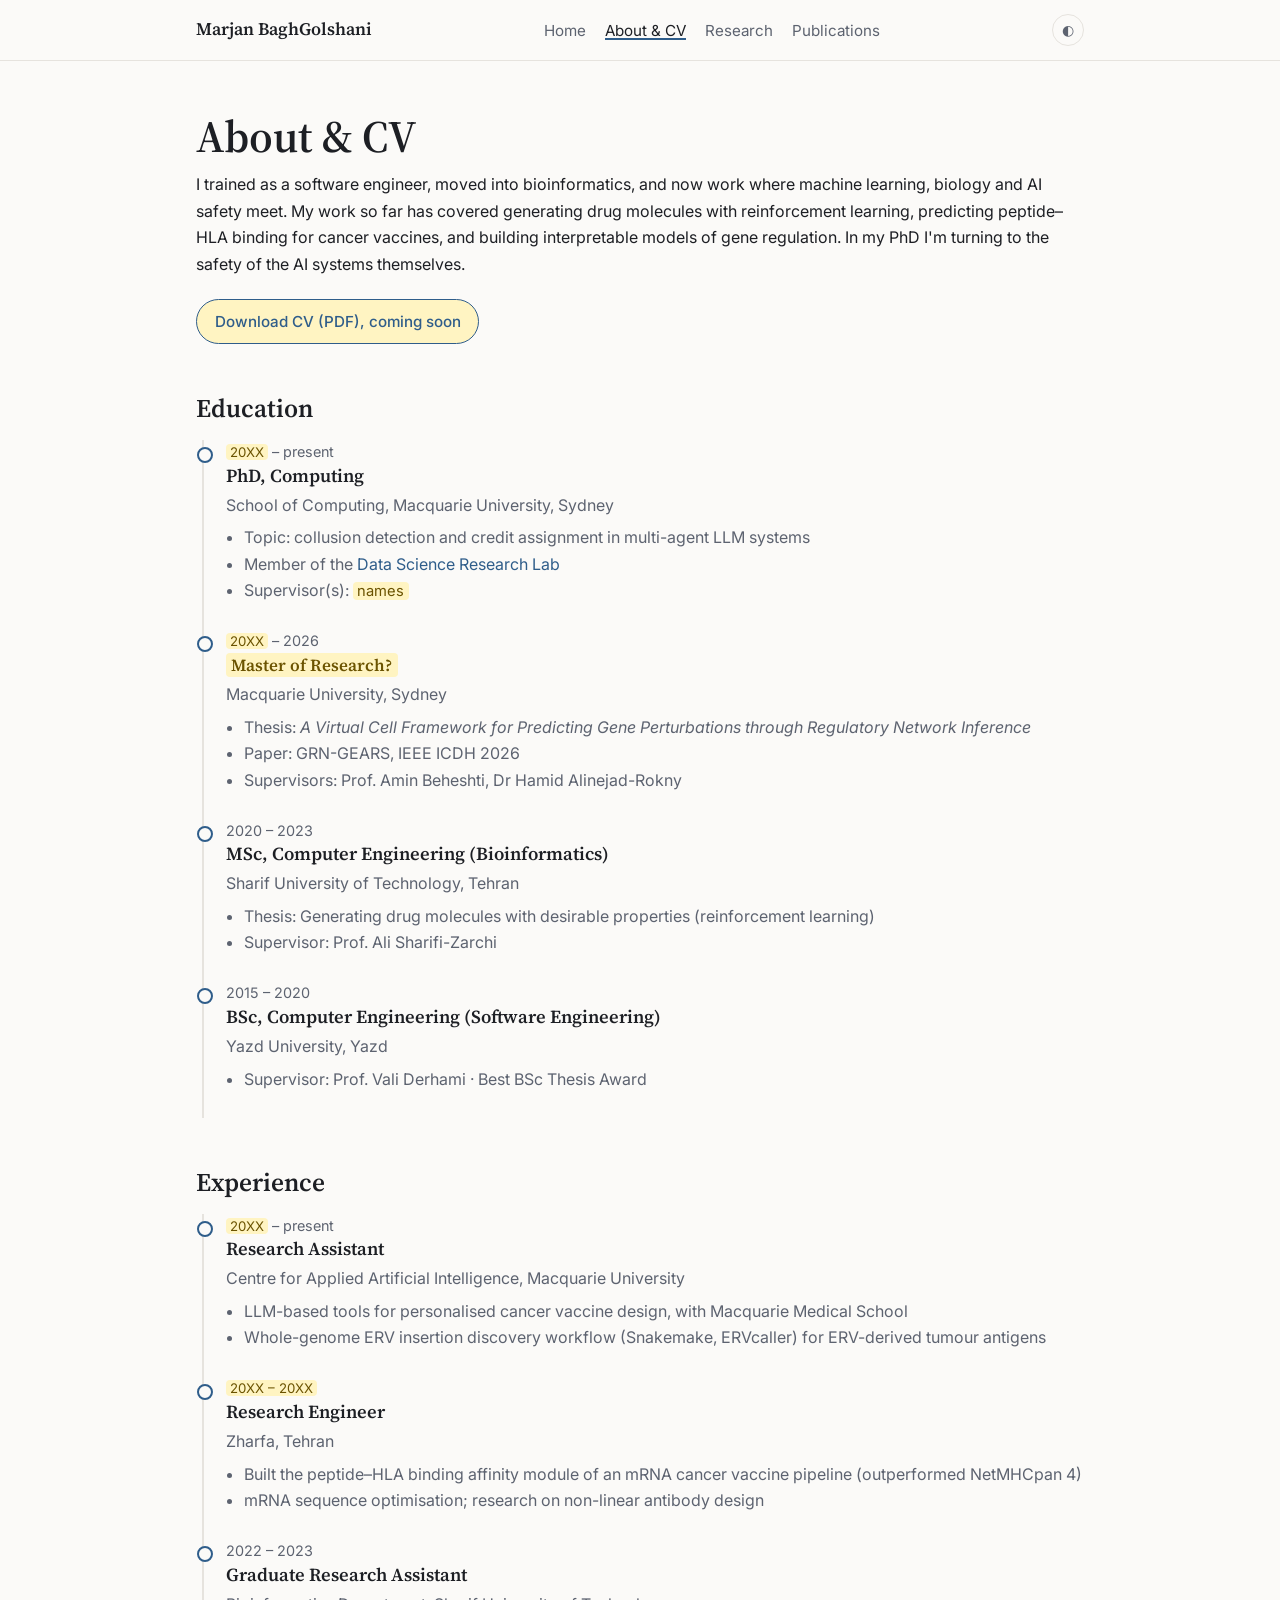
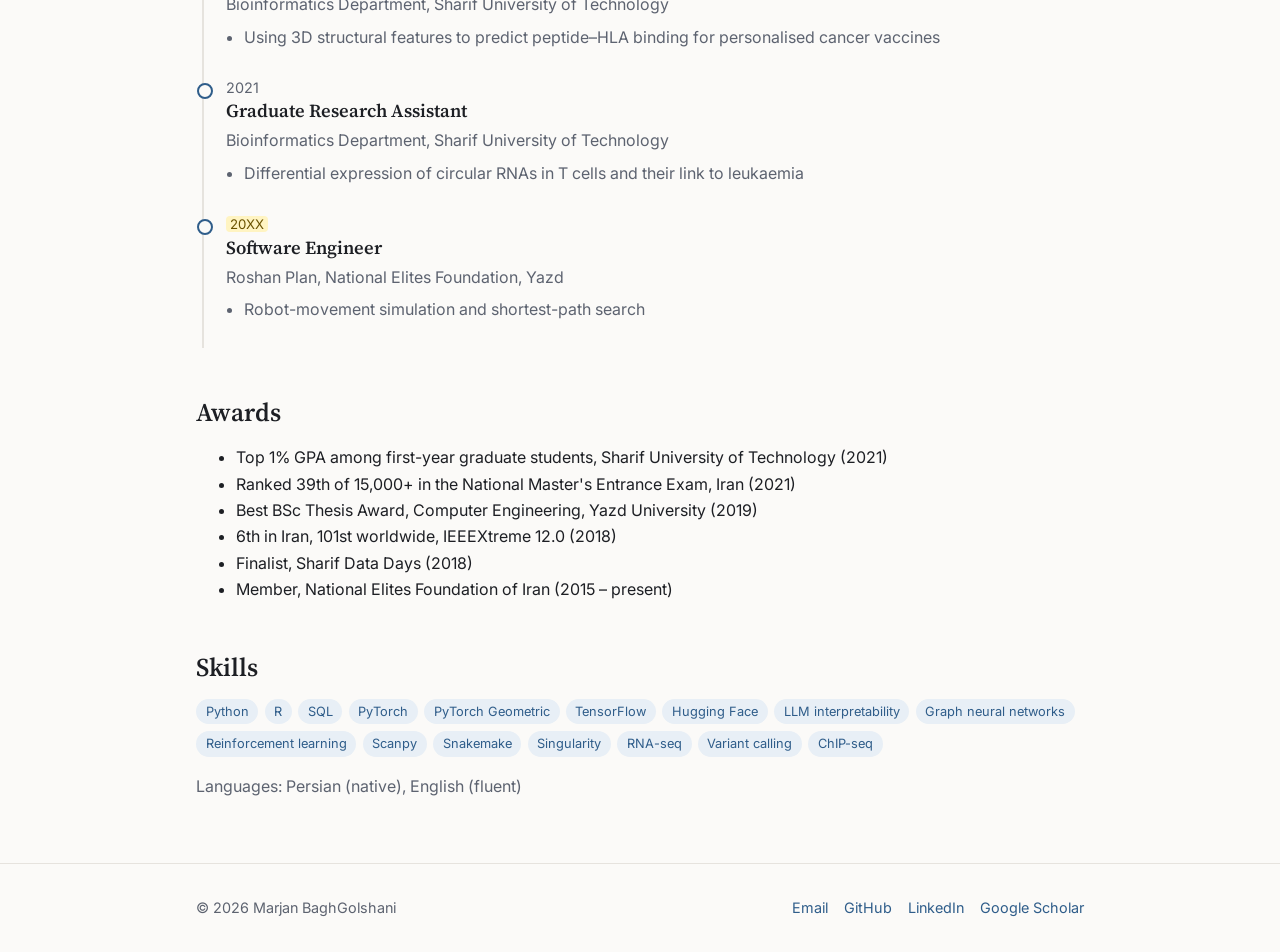
<file: about.html>
<!doctype html>
<html lang="en-AU">
<head>
  <meta charset="utf-8">
  <meta name="viewport" content="width=device-width, initial-scale=1">
  <title>About &amp; CV · Marjan BaghGolshani</title>
  <meta name="description" content="Education, experience, awards and skills of Marjan BaghGolshani.">
  <link rel="canonical" href="https://marjanbaghgolshani.github.io/about.html">
  <meta property="og:type" content="website">
  <meta property="og:title" content="About &amp; CV · Marjan BaghGolshani">
  <meta property="og:description" content="Education, experience, awards and skills of Marjan BaghGolshani.">
  <meta property="og:url" content="https://marjanbaghgolshani.github.io/about.html">
  <meta property="og:image" content="https://github.com/MarjanBaghGolshani.png">
  <meta name="twitter:card" content="summary">
  <link rel="preconnect" href="https://fonts.googleapis.com">
  <link rel="preconnect" href="https://fonts.gstatic.com" crossorigin>
  <link href="https://fonts.googleapis.com/css2?family=Inter:wght@400;500;600&family=Source+Serif+4:wght@500;600&display=swap" rel="stylesheet">
  <link rel="stylesheet" href="assets/style.css">
  <script src="assets/site.js"></script>
</head>
<body>
  <header class="site-header">
    <div class="wrap">
      <a class="brand" href="index.html">Marjan BaghGolshani</a>
      <nav>
        <ul>
          <li><a href="index.html">Home</a></li>
          <li><a href="about.html" aria-current="page">About &amp; CV</a></li>
          <li><a href="research.html">Research</a></li>
          <li><a href="publications.html">Publications</a></li>
        </ul>
      </nav>
      <button class="theme-toggle" aria-label="Toggle dark mode">◐</button>
    </div>
  </header>

  <main class="wrap">
    <h1 style="margin-top:3rem">About &amp; CV</h1>
    <p>
      I trained as a software engineer, moved into bioinformatics, and now work where machine learning,
      biology and AI safety meet. My work so far has covered generating drug molecules with reinforcement learning,
      predicting peptide–HLA binding for cancer vaccines, and building interpretable models of gene regulation.
      In my PhD I'm turning to the safety of the AI systems themselves.
    </p>
    <div class="buttons">
      <span class="btn todo">Download CV (PDF), coming soon</span>
    </div>

    <h2>Education</h2>
    <div class="timeline">
      <div class="item">
        <div class="when"><span class="todo">20XX</span> – present</div>
        <h3>PhD, Computing</h3>
        <div class="where">School of Computing, Macquarie University, Sydney</div>
        <ul>
          <li>Topic: collusion detection and credit assignment in multi-agent LLM systems</li>
          <li>Member of the <a href="https://data-science-group.github.io/">Data Science Research Lab</a></li>
          <li>Supervisor(s): <span class="todo">names</span></li>
        </ul>
      </div>
      <div class="item">
        <div class="when"><span class="todo">20XX</span> – 2026</div>
        <h3><span class="todo">Master of Research?</span></h3>
        <div class="where">Macquarie University, Sydney</div>
        <ul>
          <li>Thesis: <em>A Virtual Cell Framework for Predicting Gene Perturbations through Regulatory Network Inference</em></li>
          <li>Paper: GRN-GEARS, IEEE ICDH 2026</li>
          <li>Supervisors: Prof. Amin Beheshti, Dr Hamid Alinejad-Rokny</li>
        </ul>
      </div>
      <div class="item">
        <div class="when">2020 – 2023</div>
        <h3>MSc, Computer Engineering (Bioinformatics)</h3>
        <div class="where">Sharif University of Technology, Tehran</div>
        <ul>
          <li>Thesis: Generating drug molecules with desirable properties (reinforcement learning)</li>
          <li>Supervisor: Prof. Ali Sharifi-Zarchi</li>
        </ul>
      </div>
      <div class="item">
        <div class="when">2015 – 2020</div>
        <h3>BSc, Computer Engineering (Software Engineering)</h3>
        <div class="where">Yazd University, Yazd</div>
        <ul>
          <li>Supervisor: Prof. Vali Derhami · Best BSc Thesis Award</li>
        </ul>
      </div>
    </div>

    <h2>Experience</h2>
    <div class="timeline">
      <div class="item">
        <div class="when"><span class="todo">20XX</span> – present</div>
        <h3>Research Assistant</h3>
        <div class="where">Centre for Applied Artificial Intelligence, Macquarie University</div>
        <ul>
          <li>LLM-based tools for personalised cancer vaccine design, with Macquarie Medical School</li>
          <li>Whole-genome ERV insertion discovery workflow (Snakemake, ERVcaller) for ERV-derived tumour antigens</li>
        </ul>
      </div>
      <div class="item">
        <div class="when"><span class="todo">20XX – 20XX</span></div>
        <h3>Research Engineer</h3>
        <div class="where">Zharfa, Tehran</div>
        <ul>
          <li>Built the peptide–HLA binding affinity module of an mRNA cancer vaccine pipeline (outperformed NetMHCpan 4)</li>
          <li>mRNA sequence optimisation; research on non-linear antibody design</li>
        </ul>
      </div>
      <div class="item">
        <div class="when">2022 – 2023</div>
        <h3>Graduate Research Assistant</h3>
        <div class="where">Bioinformatics Department, Sharif University of Technology</div>
        <ul>
          <li>Using 3D structural features to predict peptide–HLA binding for personalised cancer vaccines</li>
        </ul>
      </div>
      <div class="item">
        <div class="when">2021</div>
        <h3>Graduate Research Assistant</h3>
        <div class="where">Bioinformatics Department, Sharif University of Technology</div>
        <ul>
          <li>Differential expression of circular RNAs in T cells and their link to leukaemia</li>
        </ul>
      </div>
      <div class="item">
        <div class="when"><span class="todo">20XX</span></div>
        <h3>Software Engineer</h3>
        <div class="where">Roshan Plan, National Elites Foundation, Yazd</div>
        <ul>
          <li>Robot-movement simulation and shortest-path search</li>
        </ul>
      </div>
    </div>

    <h2>Awards</h2>
    <ul>
      <li>Top 1% GPA among first-year graduate students, Sharif University of Technology (2021)</li>
      <li>Ranked 39th of 15,000+ in the National Master's Entrance Exam, Iran (2021)</li>
      <li>Best BSc Thesis Award, Computer Engineering, Yazd University (2019)</li>
      <li>6th in Iran, 101st worldwide, IEEEXtreme 12.0 (2018)</li>
      <li>Finalist, Sharif Data Days (2018)</li>
      <li>Member, National Elites Foundation of Iran (2015 – present)</li>
    </ul>

    <h2>Skills</h2>
    <ul class="tags">
      <li>Python</li><li>R</li><li>SQL</li><li>PyTorch</li><li>PyTorch Geometric</li><li>TensorFlow</li>
      <li>Hugging Face</li><li>LLM interpretability</li><li>Graph neural networks</li><li>Reinforcement learning</li>
      <li>Scanpy</li><li>Snakemake</li><li>Singularity</li><li>RNA-seq</li><li>Variant calling</li><li>ChIP-seq</li>
    </ul>
    <p style="margin-top:1rem;color:var(--muted)">Languages: Persian (native), English (fluent)</p>
  </main>

  <footer>
    <div class="wrap">
      <span>© 2026 Marjan BaghGolshani</span>
      <ul>
        <li><a href="mailto:marjan.ba75@gmail.com">Email</a></li>
        <li><a href="https://github.com/MarjanBaghGolshani">GitHub</a></li>
        <li><a href="https://www.linkedin.com/in/marjan-baghgolshani-0462a2125/">LinkedIn</a></li>
        <li><a href="https://scholar.google.com/citations?user=P0UNbYQAAAAJ&amp;hl=en">Google Scholar</a></li>
      </ul>
    </div>
  </footer>
</body>
</html>
</file>
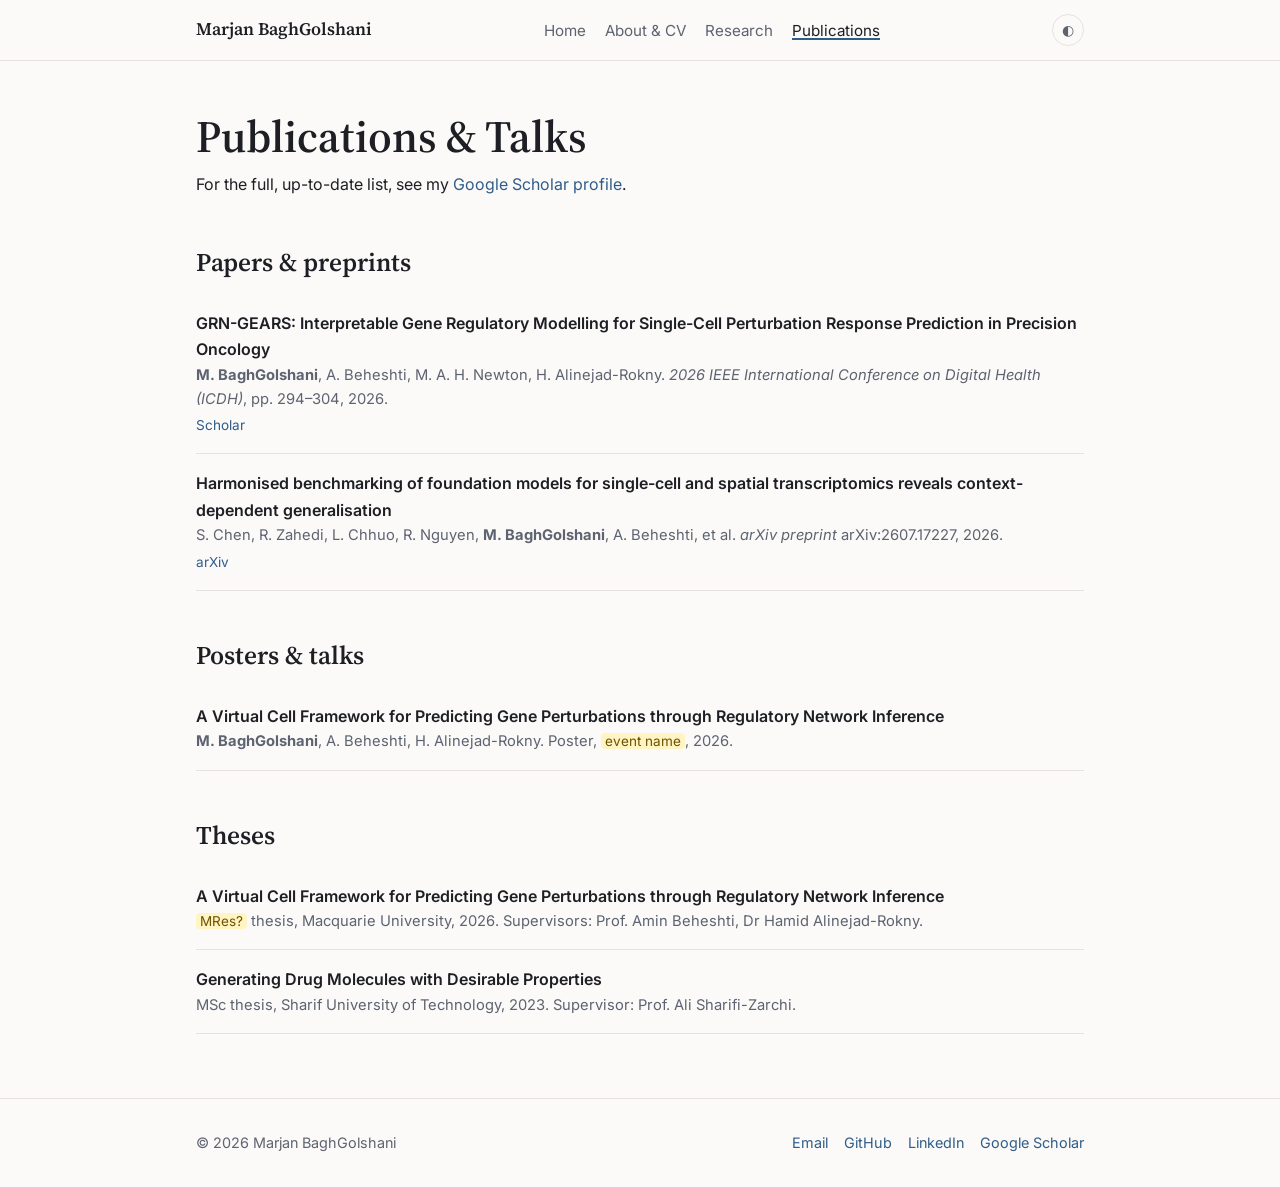
<file: publications.html>
<!doctype html>
<html lang="en-AU">
<head>
  <meta charset="utf-8">
  <meta name="viewport" content="width=device-width, initial-scale=1">
  <title>Publications · Marjan BaghGolshani</title>
  <meta name="description" content="Publications, posters and talks by Marjan BaghGolshani.">
  <link rel="canonical" href="https://marjanbaghgolshani.github.io/publications.html">
  <meta property="og:type" content="website">
  <meta property="og:title" content="Publications · Marjan BaghGolshani">
  <meta property="og:description" content="Publications, posters and talks by Marjan BaghGolshani.">
  <meta property="og:url" content="https://marjanbaghgolshani.github.io/publications.html">
  <meta property="og:image" content="https://github.com/MarjanBaghGolshani.png">
  <meta name="twitter:card" content="summary">
  <link rel="preconnect" href="https://fonts.googleapis.com">
  <link rel="preconnect" href="https://fonts.gstatic.com" crossorigin>
  <link href="https://fonts.googleapis.com/css2?family=Inter:wght@400;500;600&family=Source+Serif+4:wght@500;600&display=swap" rel="stylesheet">
  <link rel="stylesheet" href="assets/style.css">
  <script src="assets/site.js"></script>
</head>
<body>
  <header class="site-header">
    <div class="wrap">
      <a class="brand" href="index.html">Marjan BaghGolshani</a>
      <nav>
        <ul>
          <li><a href="index.html">Home</a></li>
          <li><a href="about.html">About &amp; CV</a></li>
          <li><a href="research.html">Research</a></li>
          <li><a href="publications.html" aria-current="page">Publications</a></li>
        </ul>
      </nav>
      <button class="theme-toggle" aria-label="Toggle dark mode">◐</button>
    </div>
  </header>

  <main class="wrap">
    <h1 style="margin-top:3rem">Publications &amp; Talks</h1>
    <p>For the full, up-to-date list, see my <a href="https://scholar.google.com/citations?user=P0UNbYQAAAAJ&amp;hl=en">Google Scholar profile</a>.</p>

    <h2>Papers &amp; preprints</h2>
    <ul class="pubs">
      <li>
        <div class="title">GRN-GEARS: Interpretable Gene Regulatory Modelling for Single-Cell Perturbation Response Prediction in Precision Oncology</div>
        <div class="meta"><strong>M. BaghGolshani</strong>, A. Beheshti, M. A. H. Newton, H. Alinejad-Rokny. <em>2026 IEEE International Conference on Digital Health (ICDH)</em>, pp. 294–304, 2026.</div>
        <div class="links"><a href="https://scholar.google.com/citations?view_op=view_citation&amp;hl=en&amp;user=P0UNbYQAAAAJ&amp;citation_for_view=P0UNbYQAAAAJ:9yKSN-GCB0IC">Scholar</a></div>
      </li>
      <li>
        <div class="title">Harmonised benchmarking of foundation models for single-cell and spatial transcriptomics reveals context-dependent generalisation</div>
        <div class="meta">S. Chen, R. Zahedi, L. Chhuo, R. Nguyen, <strong>M. BaghGolshani</strong>, A. Beheshti, et al. <em>arXiv preprint</em> arXiv:2607.17227, 2026.</div>
        <div class="links"><a href="https://arxiv.org/abs/2607.17227">arXiv</a></div>
      </li>
    </ul>

    <h2>Posters &amp; talks</h2>
    <ul class="pubs">
      <li>
        <div class="title">A Virtual Cell Framework for Predicting Gene Perturbations through Regulatory Network Inference</div>
        <div class="meta"><strong>M. BaghGolshani</strong>, A. Beheshti, H. Alinejad-Rokny. Poster, <span class="todo">event name</span>, 2026.</div>
      </li>
    </ul>

    <h2>Theses</h2>
    <ul class="pubs">
      <li>
        <div class="title">A Virtual Cell Framework for Predicting Gene Perturbations through Regulatory Network Inference</div>
        <div class="meta"><span class="todo">MRes?</span> thesis, Macquarie University, 2026. Supervisors: Prof. Amin Beheshti, Dr Hamid Alinejad-Rokny.</div>
      </li>
      <li>
        <div class="title">Generating Drug Molecules with Desirable Properties</div>
        <div class="meta">MSc thesis, Sharif University of Technology, 2023. Supervisor: Prof. Ali Sharifi-Zarchi.</div>
      </li>
    </ul>
  </main>

  <footer>
    <div class="wrap">
      <span>© 2026 Marjan BaghGolshani</span>
      <ul>
        <li><a href="mailto:marjan.ba75@gmail.com">Email</a></li>
        <li><a href="https://github.com/MarjanBaghGolshani">GitHub</a></li>
        <li><a href="https://www.linkedin.com/in/marjan-baghgolshani-0462a2125/">LinkedIn</a></li>
        <li><a href="https://scholar.google.com/citations?user=P0UNbYQAAAAJ&amp;hl=en">Google Scholar</a></li>
      </ul>
    </div>
  </footer>
</body>
</html>
</file>
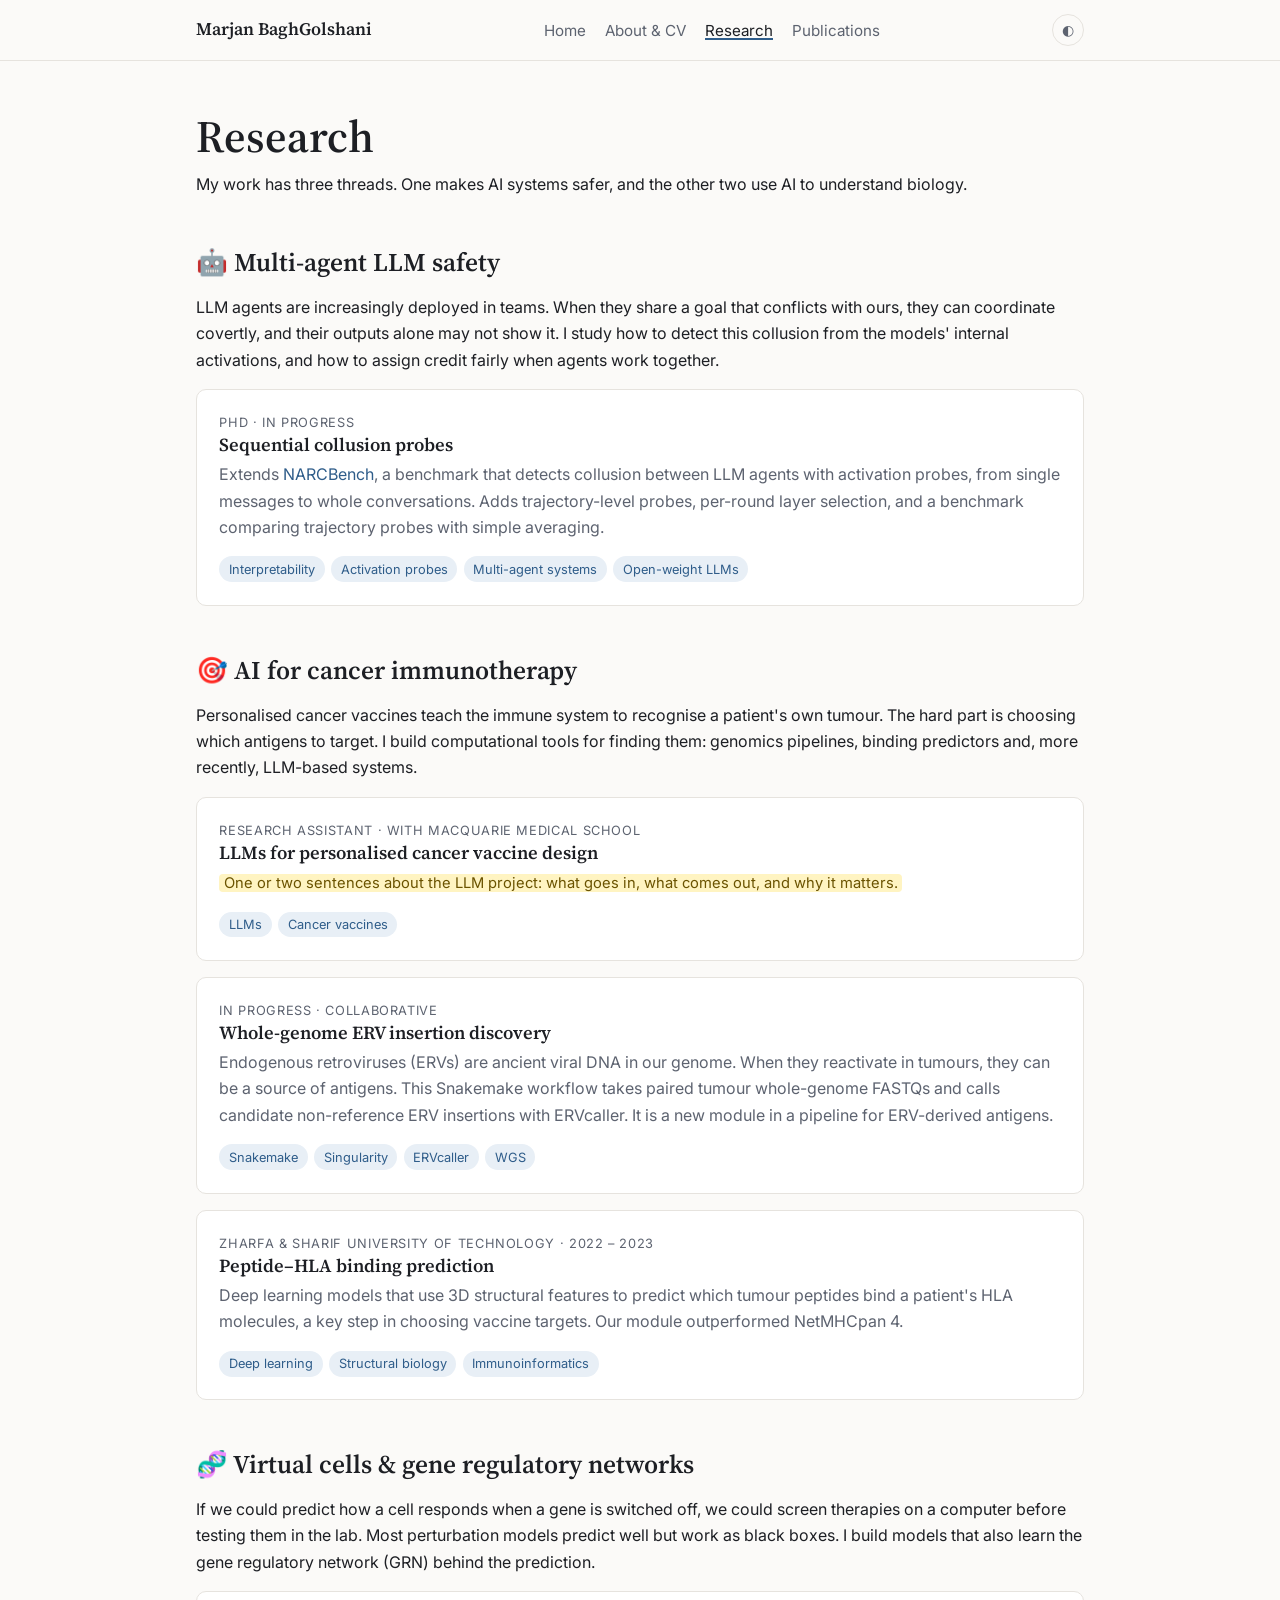
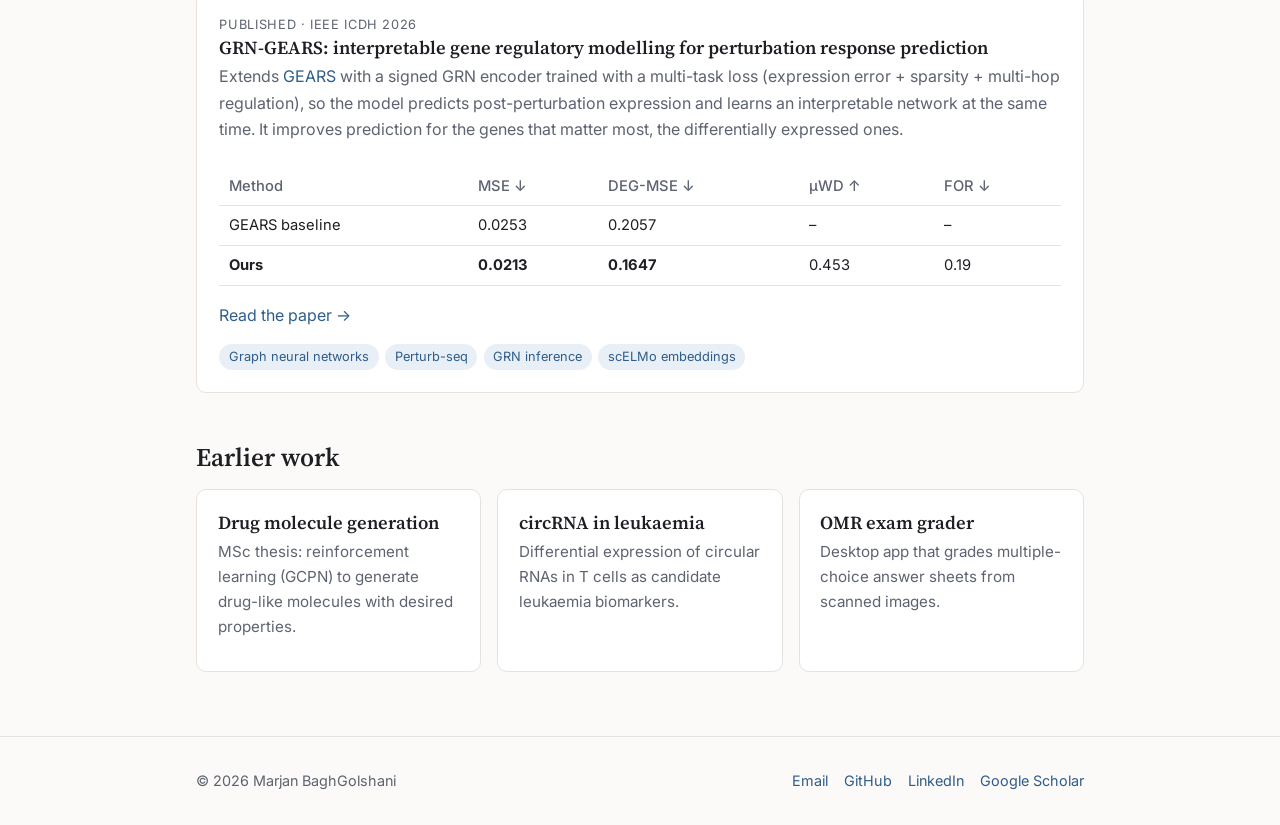
<file: research.html>
<!doctype html>
<html lang="en-AU">
<head>
  <meta charset="utf-8">
  <meta name="viewport" content="width=device-width, initial-scale=1">
  <title>Research · Marjan BaghGolshani</title>
  <meta name="description" content="Research by Marjan BaghGolshani: multi-agent LLM safety, AI for cancer immunotherapy, and virtual cells.">
  <link rel="canonical" href="https://marjanbaghgolshani.github.io/research.html">
  <meta property="og:type" content="website">
  <meta property="og:title" content="Research · Marjan BaghGolshani">
  <meta property="og:description" content="Research by Marjan BaghGolshani: multi-agent LLM safety, AI for cancer immunotherapy, and virtual cells.">
  <meta property="og:url" content="https://marjanbaghgolshani.github.io/research.html">
  <meta property="og:image" content="https://github.com/MarjanBaghGolshani.png">
  <meta name="twitter:card" content="summary">
  <link rel="preconnect" href="https://fonts.googleapis.com">
  <link rel="preconnect" href="https://fonts.gstatic.com" crossorigin>
  <link href="https://fonts.googleapis.com/css2?family=Inter:wght@400;500;600&family=Source+Serif+4:wght@500;600&display=swap" rel="stylesheet">
  <link rel="stylesheet" href="assets/style.css">
  <script src="assets/site.js"></script>
</head>
<body>
  <header class="site-header">
    <div class="wrap">
      <a class="brand" href="index.html">Marjan BaghGolshani</a>
      <nav>
        <ul>
          <li><a href="index.html">Home</a></li>
          <li><a href="about.html">About &amp; CV</a></li>
          <li><a href="research.html" aria-current="page">Research</a></li>
          <li><a href="publications.html">Publications</a></li>
        </ul>
      </nav>
      <button class="theme-toggle" aria-label="Toggle dark mode">◐</button>
    </div>
  </header>

  <main class="wrap">
    <h1 style="margin-top:3rem">Research</h1>
    <p>My work has three threads. One makes AI systems safer, and the other two use AI to understand biology.</p>

    <h2 id="llm-safety">🤖 Multi-agent LLM safety</h2>
    <p>
      LLM agents are increasingly deployed in teams. When they share a goal that conflicts with ours, they can
      coordinate covertly, and their outputs alone may not show it. I study how to detect this collusion
      from the models' internal activations, and how to assign credit fairly when agents work together.
    </p>
    <div class="project">
      <div class="status">PhD · in progress</div>
      <h3>Sequential collusion probes</h3>
      <p>
        Extends <a href="https://github.com/aaronrose227/narcbench">NARCBench</a>, a benchmark that detects collusion
        between LLM agents with activation probes, from single messages to whole conversations. Adds trajectory-level probes,
        per-round layer selection, and a benchmark comparing trajectory probes with simple averaging.
      </p>
      <ul class="tags"><li>Interpretability</li><li>Activation probes</li><li>Multi-agent systems</li><li>Open-weight LLMs</li></ul>
    </div>

    <h2 id="cancer">🎯 AI for cancer immunotherapy</h2>
    <p>
      Personalised cancer vaccines teach the immune system to recognise a patient's own tumour. The hard part is choosing
      which antigens to target. I build computational tools for finding them: genomics pipelines, binding predictors and,
      more recently, LLM-based systems.
    </p>
    <div class="project">
      <div class="status">Research Assistant · with Macquarie Medical School</div>
      <h3>LLMs for personalised cancer vaccine design</h3>
      <p><span class="todo">One or two sentences about the LLM project: what goes in, what comes out, and why it matters.</span></p>
      <ul class="tags"><li>LLMs</li><li>Cancer vaccines</li></ul>
    </div>
    <div class="project">
      <div class="status">In progress · collaborative</div>
      <h3>Whole-genome ERV insertion discovery</h3>
      <p>
        Endogenous retroviruses (ERVs) are ancient viral DNA in our genome. When they reactivate in tumours, they can be a source of
        antigens. This Snakemake workflow takes paired tumour whole-genome FASTQs and calls candidate non-reference ERV insertions
        with ERVcaller. It is a new module in a pipeline for ERV-derived antigens.
      </p>
      <ul class="tags"><li>Snakemake</li><li>Singularity</li><li>ERVcaller</li><li>WGS</li></ul>
    </div>
    <div class="project">
      <div class="status">Zharfa &amp; Sharif University of Technology · 2022 – 2023</div>
      <h3>Peptide–HLA binding prediction</h3>
      <p>
        Deep learning models that use 3D structural features to predict which tumour peptides bind a patient's HLA molecules,
        a key step in choosing vaccine targets. Our module outperformed NetMHCpan 4.
      </p>
      <ul class="tags"><li>Deep learning</li><li>Structural biology</li><li>Immunoinformatics</li></ul>
    </div>

    <h2 id="virtual-cell">🧬 Virtual cells &amp; gene regulatory networks</h2>
    <p>
      If we could predict how a cell responds when a gene is switched off, we could screen therapies on a computer before testing them in the lab.
      Most perturbation models predict well but work as black boxes. I build models that also learn
      the gene regulatory network (GRN) behind the prediction.
    </p>
    <div class="project">
      <div class="status">Published · IEEE ICDH 2026</div>
      <h3>GRN-GEARS: interpretable gene regulatory modelling for perturbation response prediction</h3>
      <p>
        Extends <a href="https://github.com/snap-stanford/GEARS">GEARS</a> with a signed GRN encoder trained with a multi-task loss
        (expression error + sparsity + multi-hop regulation), so the model predicts post-perturbation expression and
        learns an interpretable network at the same time. It improves prediction for the genes that matter most, the
        differentially expressed ones.
      </p>
      <div class="table-scroll">
        <table>
          <thead><tr><th>Method</th><th>MSE ↓</th><th>DEG-MSE ↓</th><th>μWD ↑</th><th>FOR ↓</th></tr></thead>
          <tbody>
            <tr><td>GEARS baseline</td><td>0.0253</td><td>0.2057</td><td>–</td><td>–</td></tr>
            <tr><td><strong>Ours</strong></td><td><strong>0.0213</strong></td><td><strong>0.1647</strong></td><td>0.453</td><td>0.19</td></tr>
          </tbody>
        </table>
      </div>
      <p><a href="publications.html">Read the paper →</a></p>
      <ul class="tags"><li>Graph neural networks</li><li>Perturb-seq</li><li>GRN inference</li><li>scELMo embeddings</li></ul>
    </div>

    <h2>Earlier work</h2>
    <div class="cards">
      <div class="card">
        <h3>Drug molecule generation</h3>
        <p>MSc thesis: reinforcement learning (GCPN) to generate drug-like molecules with desired properties.</p>
      </div>
      <div class="card">
        <h3>circRNA in leukaemia</h3>
        <p>Differential expression of circular RNAs in T cells as candidate leukaemia biomarkers.</p>
      </div>
      <div class="card">
        <h3>OMR exam grader</h3>
        <p>Desktop app that grades multiple-choice answer sheets from scanned images.</p>
      </div>
    </div>
  </main>

  <footer>
    <div class="wrap">
      <span>© 2026 Marjan BaghGolshani</span>
      <ul>
        <li><a href="mailto:marjan.ba75@gmail.com">Email</a></li>
        <li><a href="https://github.com/MarjanBaghGolshani">GitHub</a></li>
        <li><a href="https://www.linkedin.com/in/marjan-baghgolshani-0462a2125/">LinkedIn</a></li>
        <li><a href="https://scholar.google.com/citations?user=P0UNbYQAAAAJ&amp;hl=en">Google Scholar</a></li>
      </ul>
    </div>
  </footer>
</body>
</html>
</file>
<file: assets/style.css>
/* ---------- Theme tokens ---------- */
:root {
  --bg: #fbfaf8;
  --surface: #ffffff;
  --text: #1d1f24;
  --muted: #5d6370;
  --border: #e6e3de;
  --accent: #2f5d8a;
  --accent-soft: #e8eff6;
  --todo-bg: #fff4c2;
  --todo-text: #6b5300;
  --serif: "Source Serif 4", Georgia, serif;
  --sans: "Inter", system-ui, -apple-system, sans-serif;
  --radius: 10px;
  --max: 920px;
}
@media (prefers-color-scheme: dark) {
  :root:not([data-theme="light"]) {
    --bg: #14161a;
    --surface: #1b1e23;
    --text: #e7e8ea;
    --muted: #a0a6b1;
    --border: #2b2f36;
    --accent: #8ab4dc;
    --accent-soft: #1f2a36;
    --todo-bg: #3d3410;
    --todo-text: #f3dc85;
  }
}
:root[data-theme="dark"] {
  --bg: #14161a;
  --surface: #1b1e23;
  --text: #e7e8ea;
  --muted: #a0a6b1;
  --border: #2b2f36;
  --accent: #8ab4dc;
  --accent-soft: #1f2a36;
  --todo-bg: #3d3410;
  --todo-text: #f3dc85;
}

/* ---------- Base ---------- */
* { box-sizing: border-box; }
html { -webkit-text-size-adjust: 100%; }
body {
  margin: 0;
  background: var(--bg);
  color: var(--text);
  font: 16px/1.65 var(--sans);
}
a { color: var(--accent); text-decoration: none; }
a:hover { text-decoration: underline; }
h1, h2, h3 { font-family: var(--serif); line-height: 1.25; font-weight: 600; }
h1 { font-size: clamp(2rem, 5vw, 2.8rem); margin: 0 0 .4rem; }
h2 { font-size: 1.6rem; margin: 3rem 0 1rem; }
h3 { font-size: 1.15rem; margin: 0 0 .3rem; }
p { margin: 0 0 1rem; }
img { max-width: 100%; }

.wrap { max-width: var(--max); margin: 0 auto; padding: 0 16px; }

/* Placeholder marker: search for class="todo" to find everything left to fill in */
.todo {
  background: var(--todo-bg);
  color: var(--todo-text);
  border-radius: 4px;
  padding: 0 .3em;
  font-size: .92em;
}

/* ---------- Header ---------- */
.site-header {
  border-bottom: 1px solid var(--border);
  background: var(--bg);
  position: sticky; top: 0; z-index: 10;
}
.site-header .wrap {
  display: flex; align-items: center; justify-content: space-between;
  gap: 1rem; min-height: 60px; flex-wrap: wrap;
}
.brand { font-family: var(--serif); font-weight: 600; font-size: 1.1rem; color: var(--text); }
.brand:hover { text-decoration: none; }
nav ul { list-style: none; margin: 0; padding: 0; display: flex; gap: 1.2rem; flex-wrap: wrap; }
nav a { color: var(--muted); font-size: .95rem; }
nav a[aria-current="page"], nav a:hover { color: var(--text); text-decoration: none; }
nav a[aria-current="page"] { box-shadow: inset 0 -2px 0 var(--accent); }
.theme-toggle {
  background: none; border: 1px solid var(--border); color: var(--muted);
  border-radius: 999px; width: 32px; height: 32px; cursor: pointer; font-size: .9rem;
}

/* ---------- Hero ---------- */
.hero { padding: 4rem 0 2rem; display: grid; grid-template-columns: 1fr auto; gap: 2.5rem; align-items: center; }
.hero .eyebrow { color: var(--accent); font-weight: 600; font-size: .85rem; letter-spacing: .06em; text-transform: uppercase; margin-bottom: .6rem; }
.hero .tagline { font-family: var(--serif); font-size: 1.35rem; color: var(--muted); margin-bottom: 1.2rem; }
.avatar { width: 180px; height: 180px; border-radius: 50%; object-fit: cover; border: 1px solid var(--border); }
.buttons { display: flex; gap: .7rem; flex-wrap: wrap; margin-top: 1.4rem; }
.btn {
  display: inline-block; padding: .55rem 1.1rem; border-radius: 999px; font-size: .95rem; font-weight: 500;
  border: 1px solid var(--accent); color: var(--accent);
}
.btn.primary { background: var(--accent); color: var(--bg); }
.btn:hover { text-decoration: none; opacity: .88; }

/* ---------- Cards ---------- */
.cards { display: grid; grid-template-columns: repeat(auto-fit, minmax(250px, 1fr)); gap: 1rem; }
.card {
  background: var(--surface); border: 1px solid var(--border); border-radius: var(--radius);
  padding: 1.3rem 1.3rem 1rem; display: block; color: var(--text);
}
a.card:hover { text-decoration: none; border-color: var(--accent); }
.card .icon { font-size: 1.5rem; margin-bottom: .4rem; }
.card p { color: var(--muted); font-size: .95rem; }

/* ---------- Lists / timeline ---------- */
.news { list-style: none; padding: 0; margin: 0; }
.news li { display: grid; grid-template-columns: 110px 1fr; gap: 1rem; padding: .6rem 0; border-bottom: 1px solid var(--border); }
.news .date { color: var(--muted); font-size: .9rem; }

.timeline { border-left: 2px solid var(--border); margin-left: 6px; padding-left: 1.4rem; }
.timeline .item { position: relative; padding-bottom: 1.6rem; }
.timeline .item::before {
  content: ""; position: absolute; left: calc(-1.4rem - 7px); top: .45rem;
  width: 12px; height: 12px; border-radius: 50%; background: var(--bg); border: 2px solid var(--accent);
}
.timeline .when { color: var(--muted); font-size: .9rem; }
.timeline .where { color: var(--muted); }
.timeline ul { margin: .4rem 0 0; padding-left: 1.1rem; color: var(--muted); }

.tags { display: flex; flex-wrap: wrap; gap: .4rem; margin: .6rem 0 0; padding: 0; list-style: none; }
.tags li { background: var(--accent-soft); color: var(--accent); font-size: .8rem; padding: .15rem .6rem; border-radius: 999px; }

/* ---------- Research ---------- */
.project { background: var(--surface); border: 1px solid var(--border); border-radius: var(--radius); padding: 1.4rem; margin-bottom: 1rem; }
.project .status { font-size: .8rem; color: var(--muted); text-transform: uppercase; letter-spacing: .05em; }
.project p { color: var(--muted); }
table { border-collapse: collapse; width: 100%; font-size: .92rem; margin: .5rem 0 1rem; }
th, td { text-align: left; padding: .45rem .6rem; border-bottom: 1px solid var(--border); }
th { color: var(--muted); font-weight: 500; }
.table-scroll { overflow-x: auto; }

/* ---------- Publications ---------- */
.pubs { list-style: none; padding: 0; margin: 0; }
.pubs li { padding: 1rem 0; border-bottom: 1px solid var(--border); }
.pubs .title { font-weight: 600; }
.pubs .meta { color: var(--muted); font-size: .92rem; }
.pubs .links a { font-size: .85rem; margin-right: .8rem; }

/* ---------- Footer ---------- */
footer { border-top: 1px solid var(--border); margin-top: 4rem; padding: 2rem 0; color: var(--muted); font-size: .9rem; }
footer .wrap { display: flex; justify-content: space-between; gap: 1rem; flex-wrap: wrap; }
footer ul { list-style: none; display: flex; gap: 1rem; margin: 0; padding: 0; flex-wrap: wrap; }

/* ---------- Small screens ---------- */
@media (max-width: 640px) {
  .hero { grid-template-columns: 1fr; padding-top: 2.5rem; }
  .hero .avatar { order: -1; width: 120px; height: 120px; }
  .news li { grid-template-columns: 1fr; gap: 0; }
}
</file>
